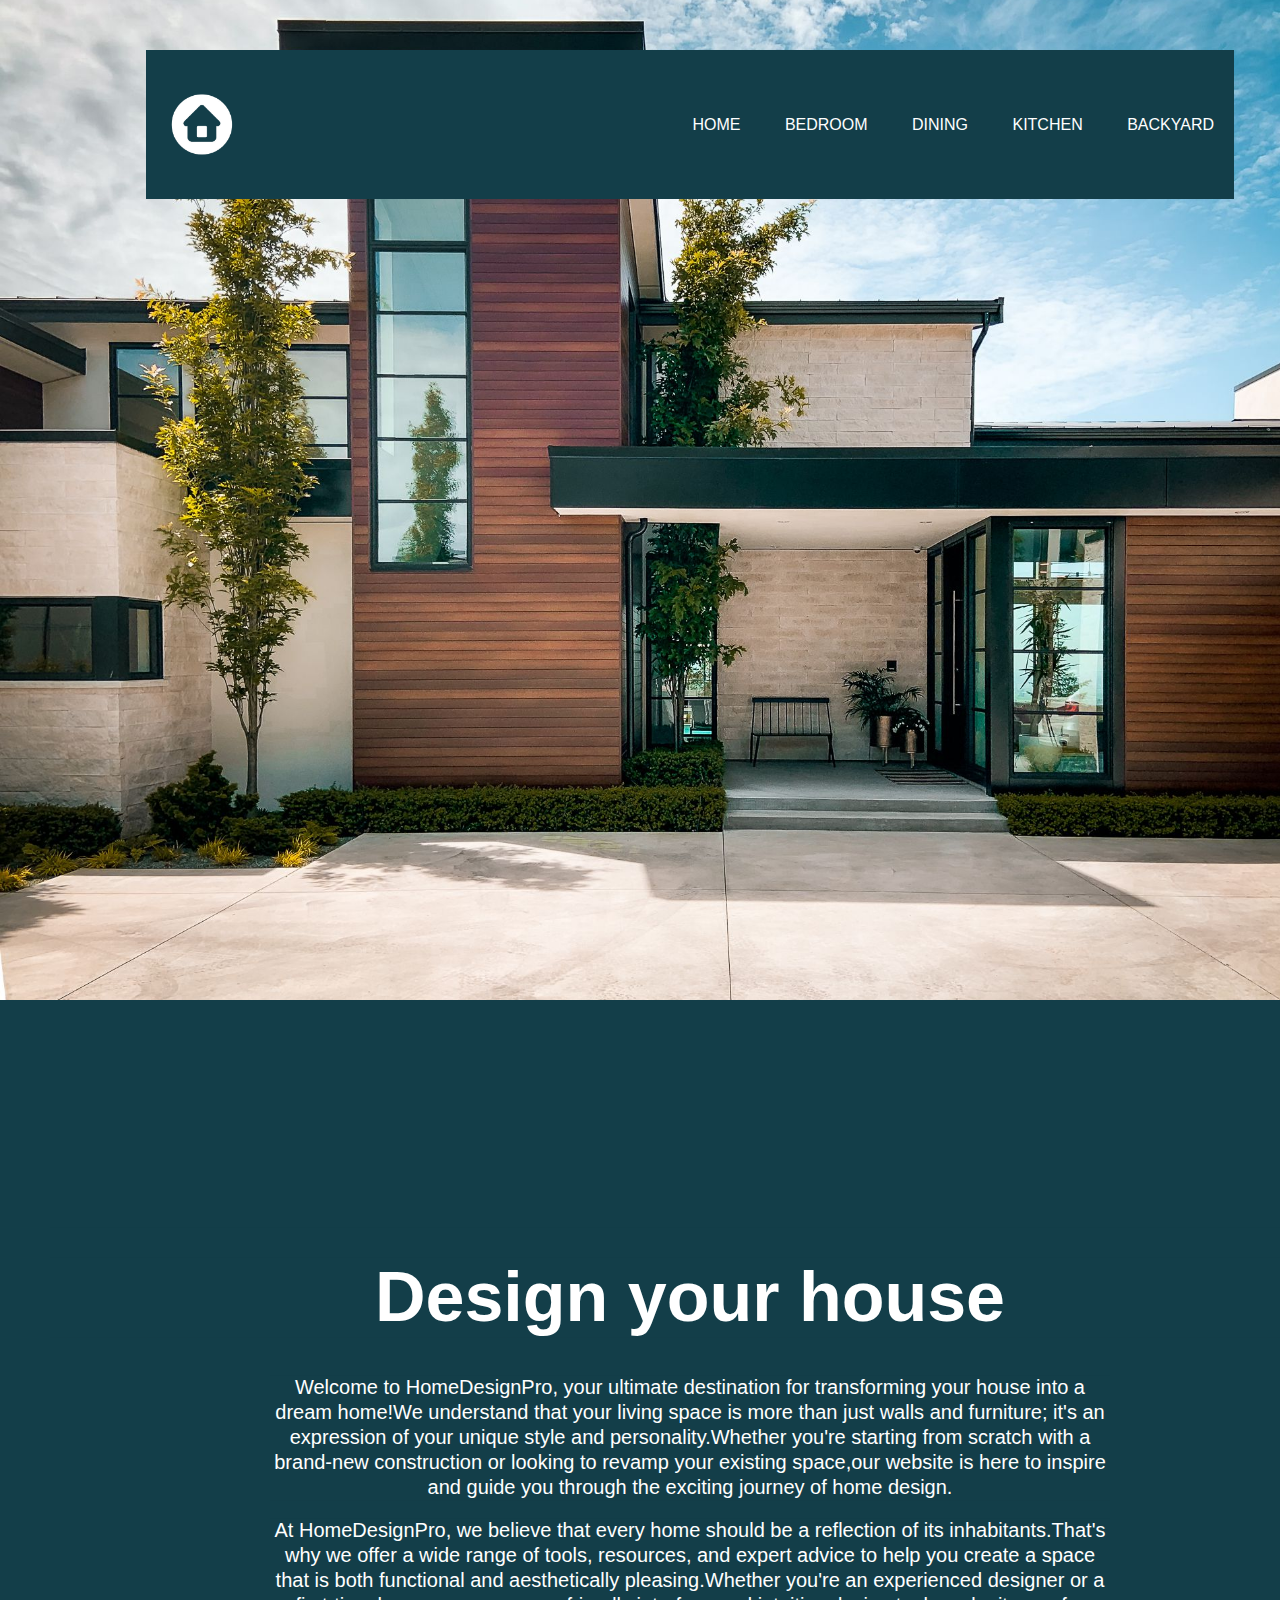
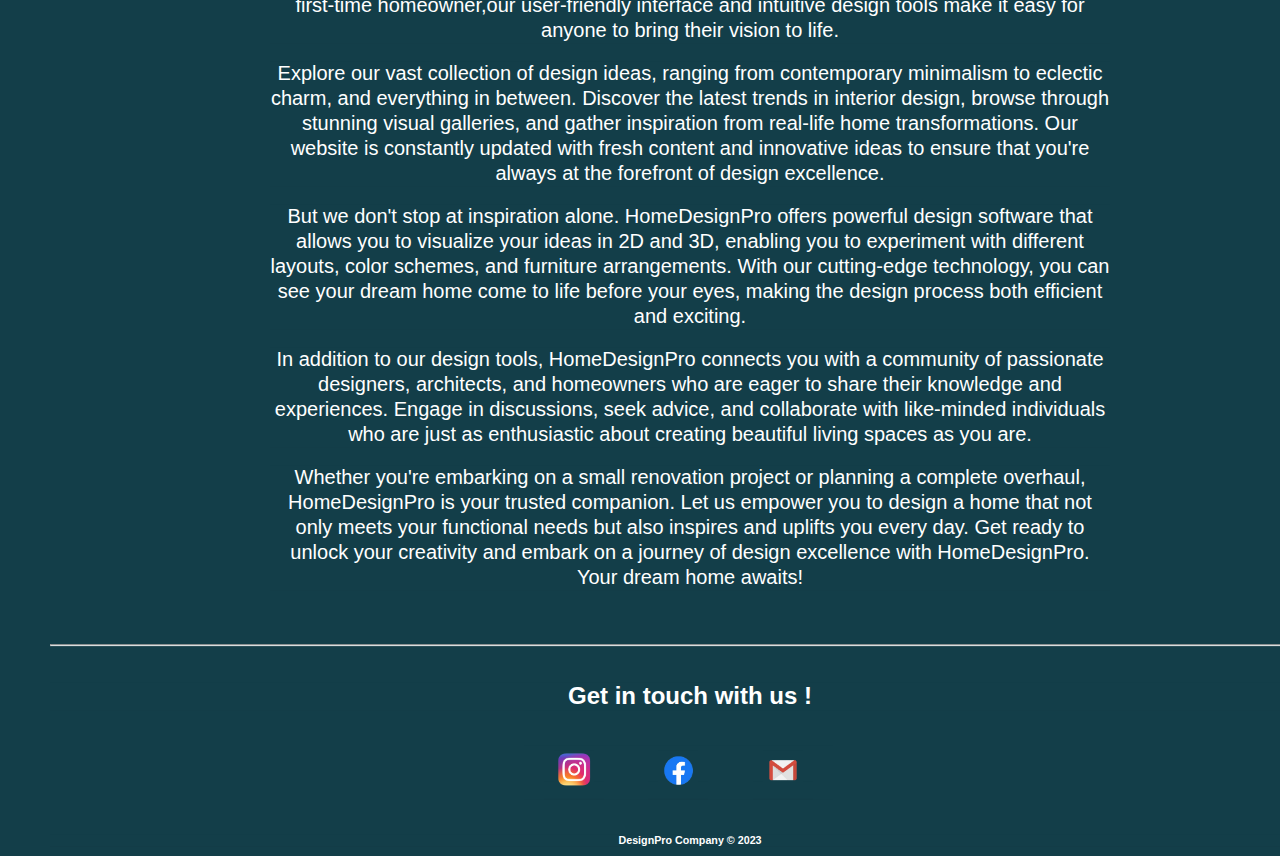
<file: index.html>
<!DOCTYPE html>
<html>
    <head lang="en">
        <meta charset="UTF-8" />
    <meta name="viewport" content="width=device-width, initial-scale=1.0" />
        <title>DesignPro</title>
        <link rel="stylesheet" href="design.css">
        <link rel="stylesheet" href="mainbanner.css">
       

    </head>
    <body>
        <div class="banner">
            <div class="navergator">
                <img src="pics/logo home.png" class="logo">
                <ul>
                    <li><a href="index.html">Home</a></li>
                    <li><a href="bedroom.html">bedroom</a></li>
                    <li><a href="dinning.html">dining</a></li>
                    <li><a href="kitchen.html">kitchen</a></li>
                    <li><a href="backyard.html">backyard</a></li>
                </ul>
            </div>
            <div class="content">
                <h1>Design your house</h1>
                <br><p>Welcome to HomeDesignPro, your ultimate destination for transforming your house into a dream home!We understand that your living space is more than just walls and furniture; it's an expression of your unique style and personality.Whether you're starting from scratch with a brand-new construction or looking to revamp your existing space,our website is here to inspire and guide you through the exciting journey of home design.</p>
                <br><p>At HomeDesignPro, we believe that every home should be a reflection of its inhabitants.That's why we offer a wide range of tools, resources, and expert advice to help you create a space that is both functional and aesthetically pleasing.Whether you're an experienced designer or a first-time homeowner,our user-friendly interface and intuitive design tools make it easy for anyone to bring their vision to life.</p>
                <br><p>Explore our vast collection of design ideas, ranging from contemporary minimalism to eclectic charm, and everything in between. Discover the latest trends in interior design, browse through stunning visual galleries, and gather inspiration from real-life home transformations. Our website is constantly updated with fresh content and innovative ideas to ensure that you're always at the forefront of design excellence.</p>
                <br><p>But we don't stop at inspiration alone. HomeDesignPro offers powerful design software that allows you to visualize your ideas in 2D and 3D, enabling you to experiment with different layouts, color schemes, and furniture arrangements. With our cutting-edge technology, you can see your dream home come to life before your eyes, making the design process both efficient and exciting.</p>
                <br><p>In addition to our design tools, HomeDesignPro connects you with a community of passionate designers, architects, and homeowners who are eager to share their knowledge and experiences. Engage in discussions, seek advice, and collaborate with like-minded individuals who are just as enthusiastic about creating beautiful living spaces as you are.</p>
                <br><p>Whether you're embarking on a small renovation project or planning a complete overhaul, HomeDesignPro is your trusted companion. Let us empower you to design a home that not only meets your functional needs but also inspires and uplifts you every day. Get ready to unlock your creativity and embark on a journey of design excellence with HomeDesignPro. Your dream home awaits! </p>
                 <br><br><br><hr><br><br>
                 <div class="footer">
                    <footer>
                        <h2 class="title">Get in touch with us !</h2>
                        <div class="social">
                            <ul> 
                                <li><a href="https://www.instagram.com"><img src="pics/insta-removebg-preview.png" ></a></li>
                                <li><a href="https://www.facebook.com/"><img src="pics/fb-removebg-preview (1).png" ></a></li>
                                <li><a href="https://www.gmail.com"><img src="pics/gmail-removebg-preview.png"></a></li>
                            </ul>
                        </div>
                        
                        <h6 >DesignPro Company © 2023</h6>
                    </footer>
                </div>
            </div>
        </div>
    </body>
</html>
</file>
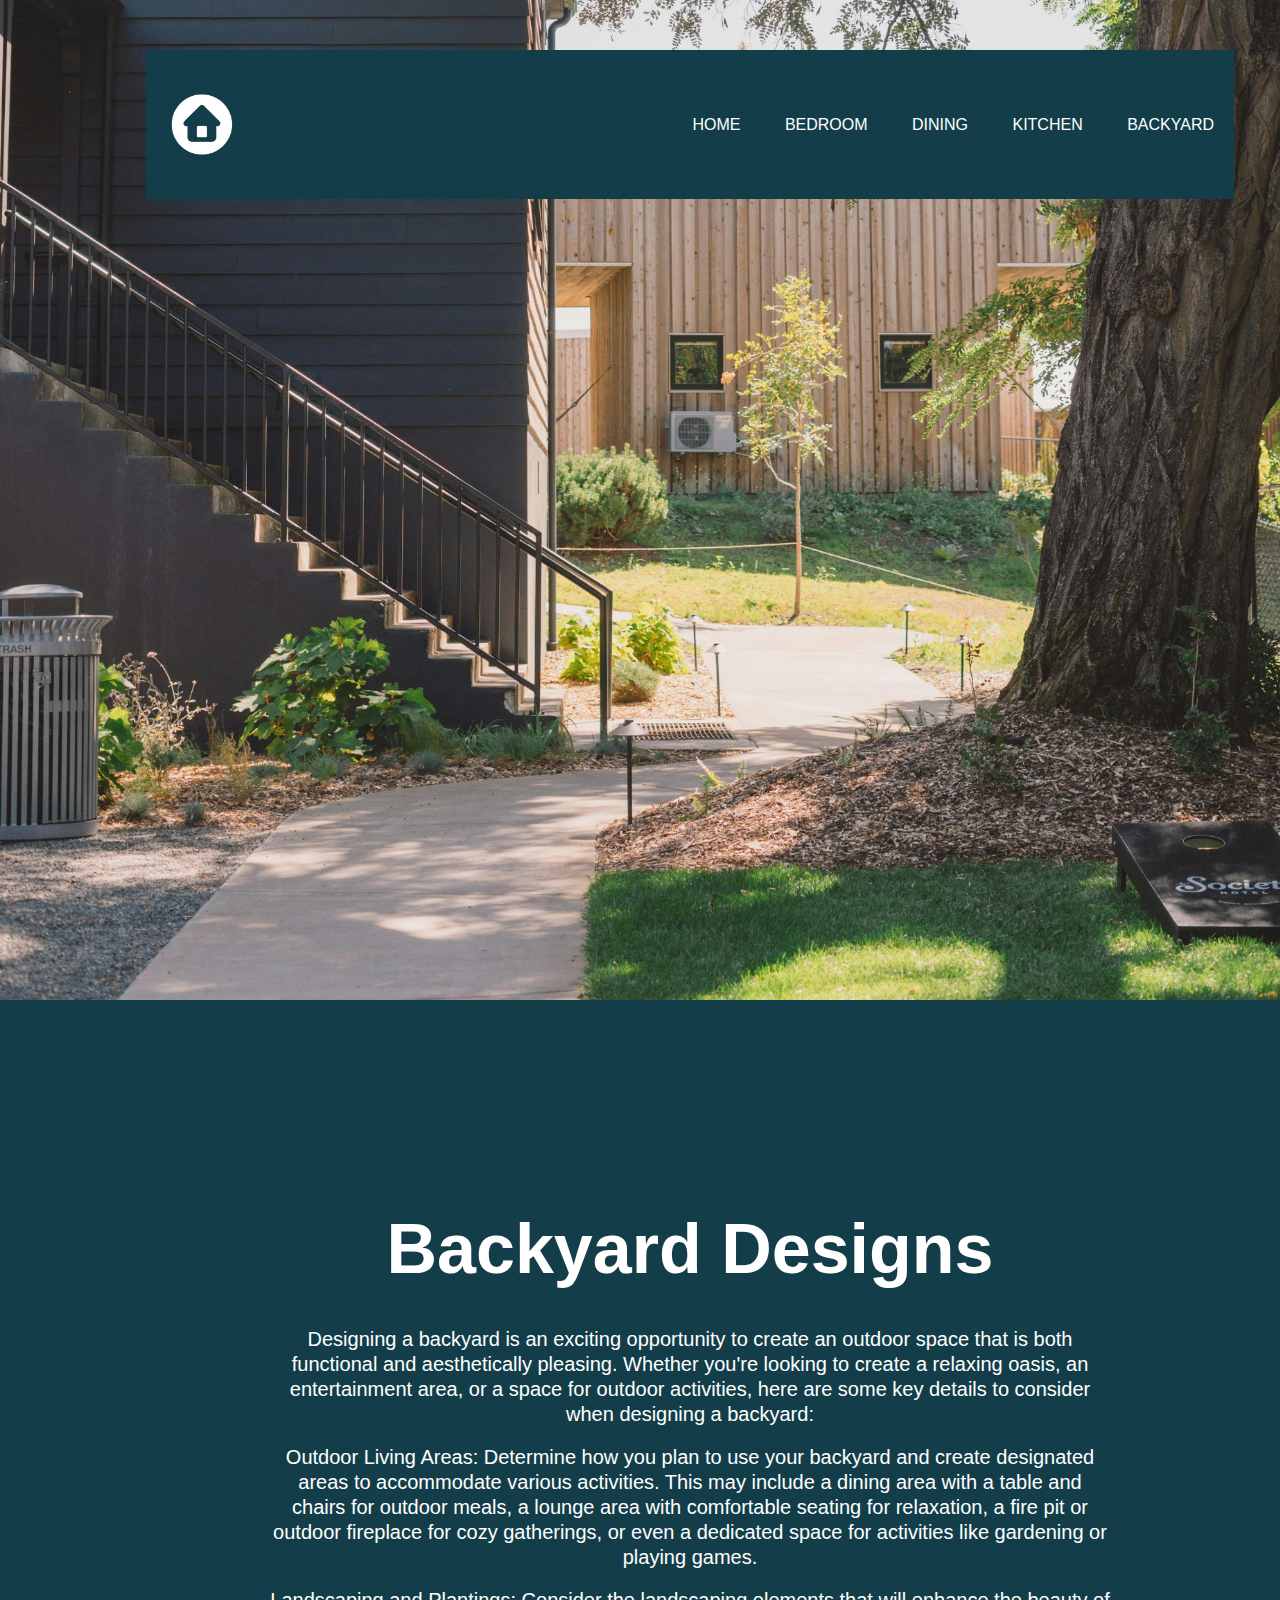
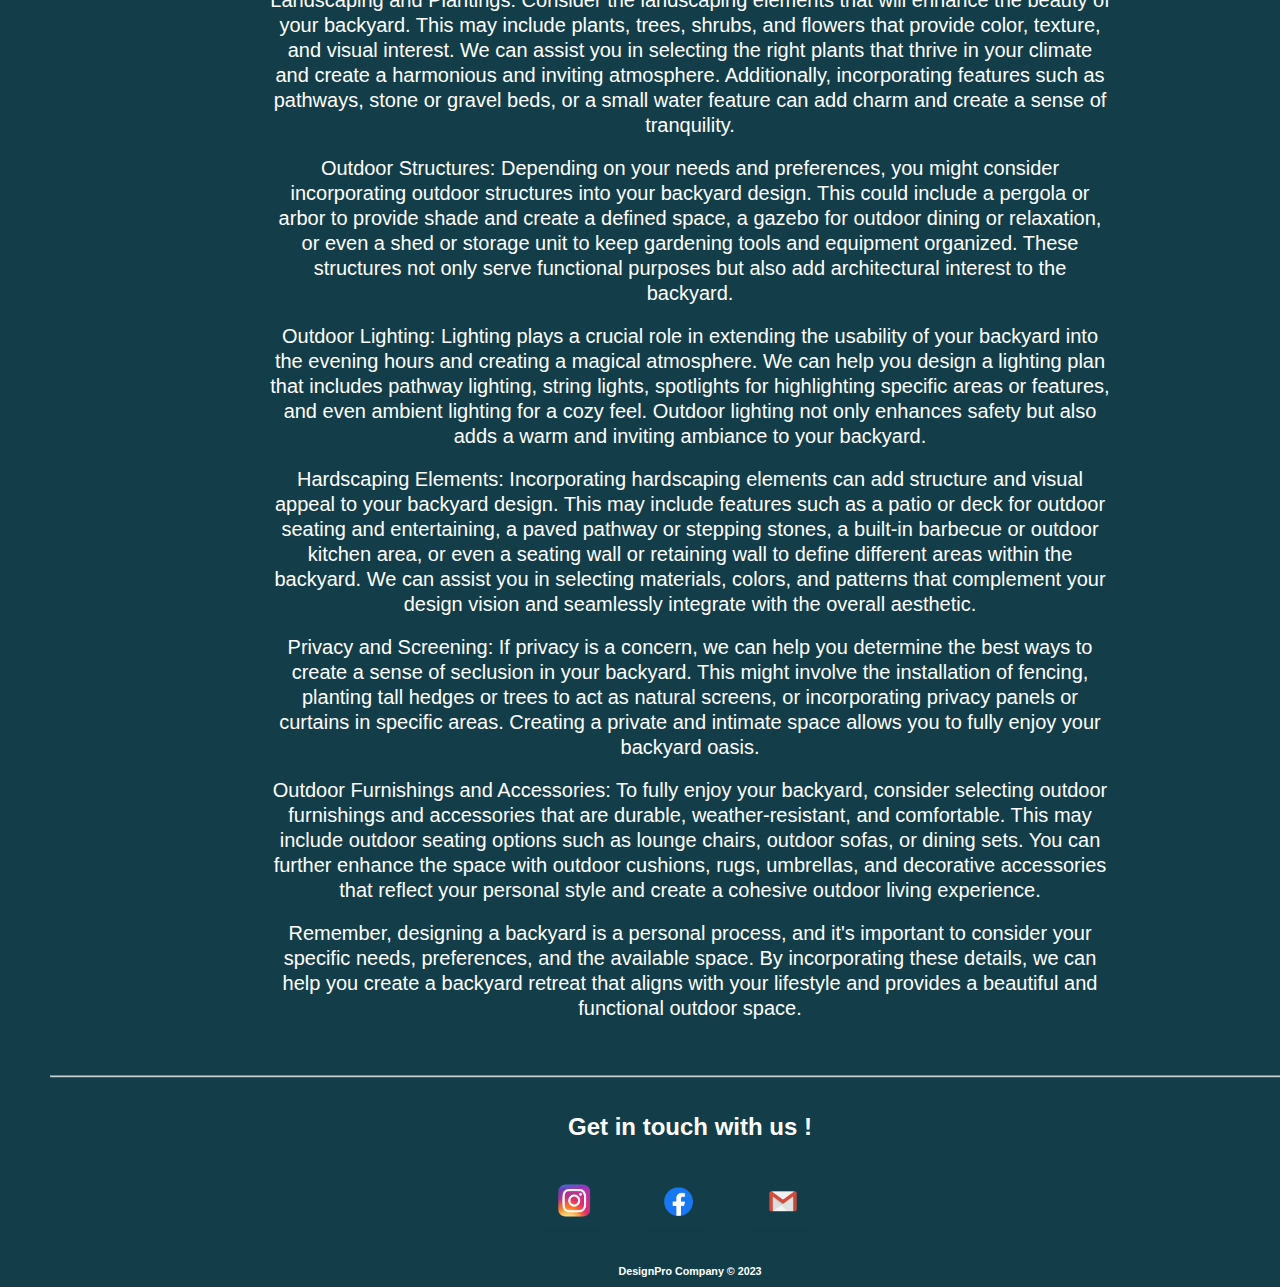
<file: backyard.html>
<!DOCTYPE html>
<html>
    <head lang="en">
        <meta charset="UTF-8" />
    <meta name="viewport" content="width=device-width, initial-scale=1.0" />
        <title>DesignPro</title>
        <link rel="stylesheet" href="design.css">
        <link rel="stylesheet" href="BY banner .css">

    </head>
    <body>
        <div class="banner">
            <div class="navergator">
                <img src="pics/logo home.png" class="logo">
                <ul>
                    <li><a href="index.html">Home</a></li>
                    <li><a href="bedroom.html">bedroom</a></li>
                    <li><a href="dinning.html">dining</a></li>
                    <li><a href="kitchen.html">kitchen</a></li>
                    <li><a href="backyard.html">backyard</a></li>
                </ul>
            </div>
            <div class="content">
                <h1>Backyard Designs</h1>
                <br><p>Designing a backyard is an exciting opportunity to create an outdoor space that is both functional and aesthetically pleasing. Whether you're looking to create a relaxing oasis, an entertainment area, or a space for outdoor activities, here are some key details to consider when designing a backyard:</p>
                <br><p>Outdoor Living Areas: Determine how you plan to use your backyard and create designated areas to accommodate various activities. This may include a dining area with a table and chairs for outdoor meals, a lounge area with comfortable seating for relaxation, a fire pit or outdoor fireplace for cozy gatherings, or even a dedicated space for activities like gardening or playing games.</p>
                <br><p>Landscaping and Plantings: Consider the landscaping elements that will enhance the beauty of your backyard. This may include plants, trees, shrubs, and flowers that provide color, texture, and visual interest. We can assist you in selecting the right plants that thrive in your climate and create a harmonious and inviting atmosphere. Additionally, incorporating features such as pathways, stone or gravel beds, or a small water feature can add charm and create a sense of tranquility.</p>
                <br><p>Outdoor Structures: Depending on your needs and preferences, you might consider incorporating outdoor structures into your backyard design. This could include a pergola or arbor to provide shade and create a defined space, a gazebo for outdoor dining or relaxation, or even a shed or storage unit to keep gardening tools and equipment organized. These structures not only serve functional purposes but also add architectural interest to the backyard.</p>
                <br><p>Outdoor Lighting: Lighting plays a crucial role in extending the usability of your backyard into the evening hours and creating a magical atmosphere. We can help you design a lighting plan that includes pathway lighting, string lights, spotlights for highlighting specific areas or features, and even ambient lighting for a cozy feel. Outdoor lighting not only enhances safety but also adds a warm and inviting ambiance to your backyard.</p>
                <br><p>Hardscaping Elements: Incorporating hardscaping elements can add structure and visual appeal to your backyard design. This may include features such as a patio or deck for outdoor seating and entertaining, a paved pathway or stepping stones, a built-in barbecue or outdoor kitchen area, or even a seating wall or retaining wall to define different areas within the backyard. We can assist you in selecting materials, colors, and patterns that complement your design vision and seamlessly integrate with the overall aesthetic.</p>
                <br><p>Privacy and Screening: If privacy is a concern, we can help you determine the best ways to create a sense of seclusion in your backyard. This might involve the installation of fencing, planting tall hedges or trees to act as natural screens, or incorporating privacy panels or curtains in specific areas. Creating a private and intimate space allows you to fully enjoy your backyard oasis.</p>
                <br><p>Outdoor Furnishings and Accessories: To fully enjoy your backyard, consider selecting outdoor furnishings and accessories that are durable, weather-resistant, and comfortable. This may include outdoor seating options such as lounge chairs, outdoor sofas, or dining sets. You can further enhance the space with outdoor cushions, rugs, umbrellas, and decorative accessories that reflect your personal style and create a cohesive outdoor living experience.</p>
                <br><p>Remember, designing a backyard is a personal process, and it's important to consider your specific needs, preferences, and the available space. By incorporating these details, we can help you create a backyard retreat that aligns with your lifestyle and provides a beautiful and functional outdoor space.</p>
                 <br><br><br><hr><br><br>
                 <div class="footer">
                    <footer>
                        <h2 class="title">Get in touch with us !</h2>
                        <div class="social">
                            <ul> 
                                <li><a href="https://www.instagram.com"><img src="pics/insta-removebg-preview.png" ></a></li>
                                <li><a href="https://www.facebook.com/"><img src="pics/fb-removebg-preview (1).png" ></a></li>
                                <li><a href="https://www.gmail.com"><img src="pics/gmail-removebg-preview.png"></a></li>
                            </ul>
                        </div>
                        
                        <h6 >DesignPro Company © 2023</h6>
                    </footer>
                </div>
            </div>
        </div>
    </body>
</html>
</file>
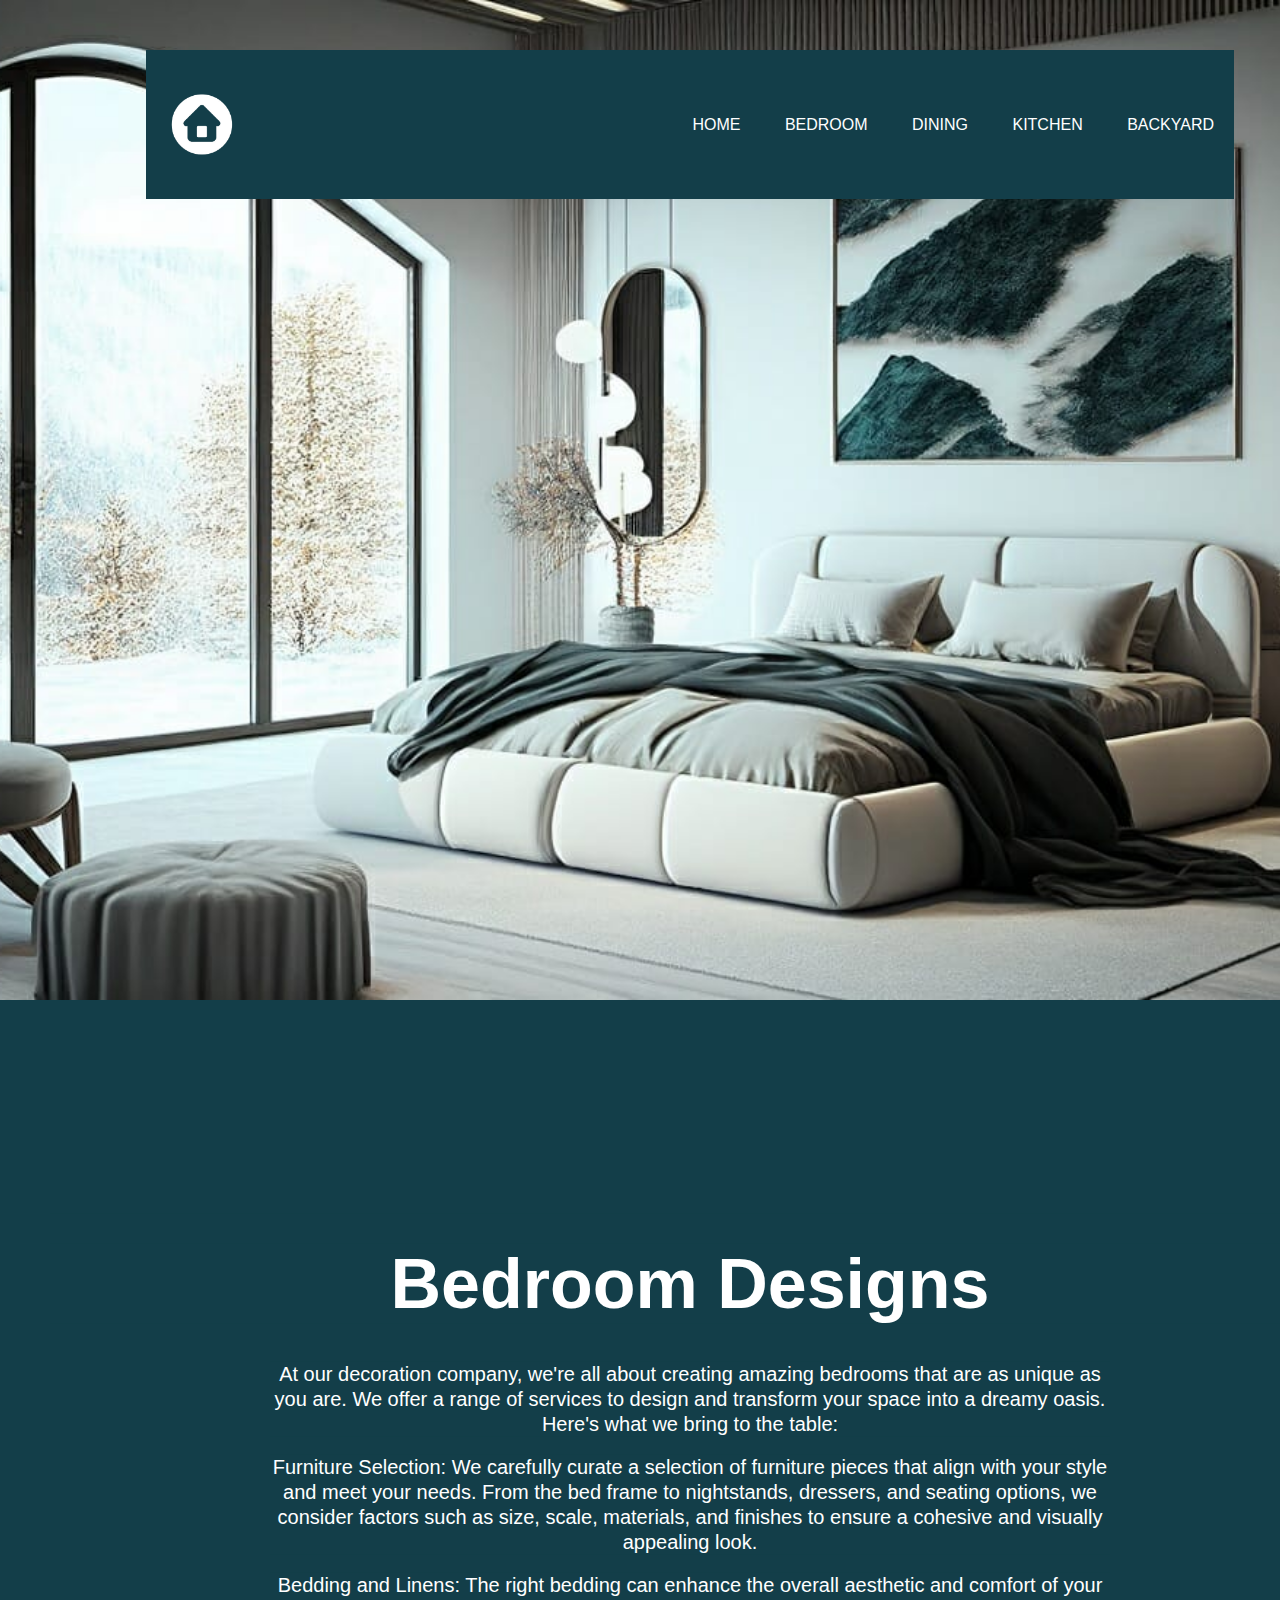
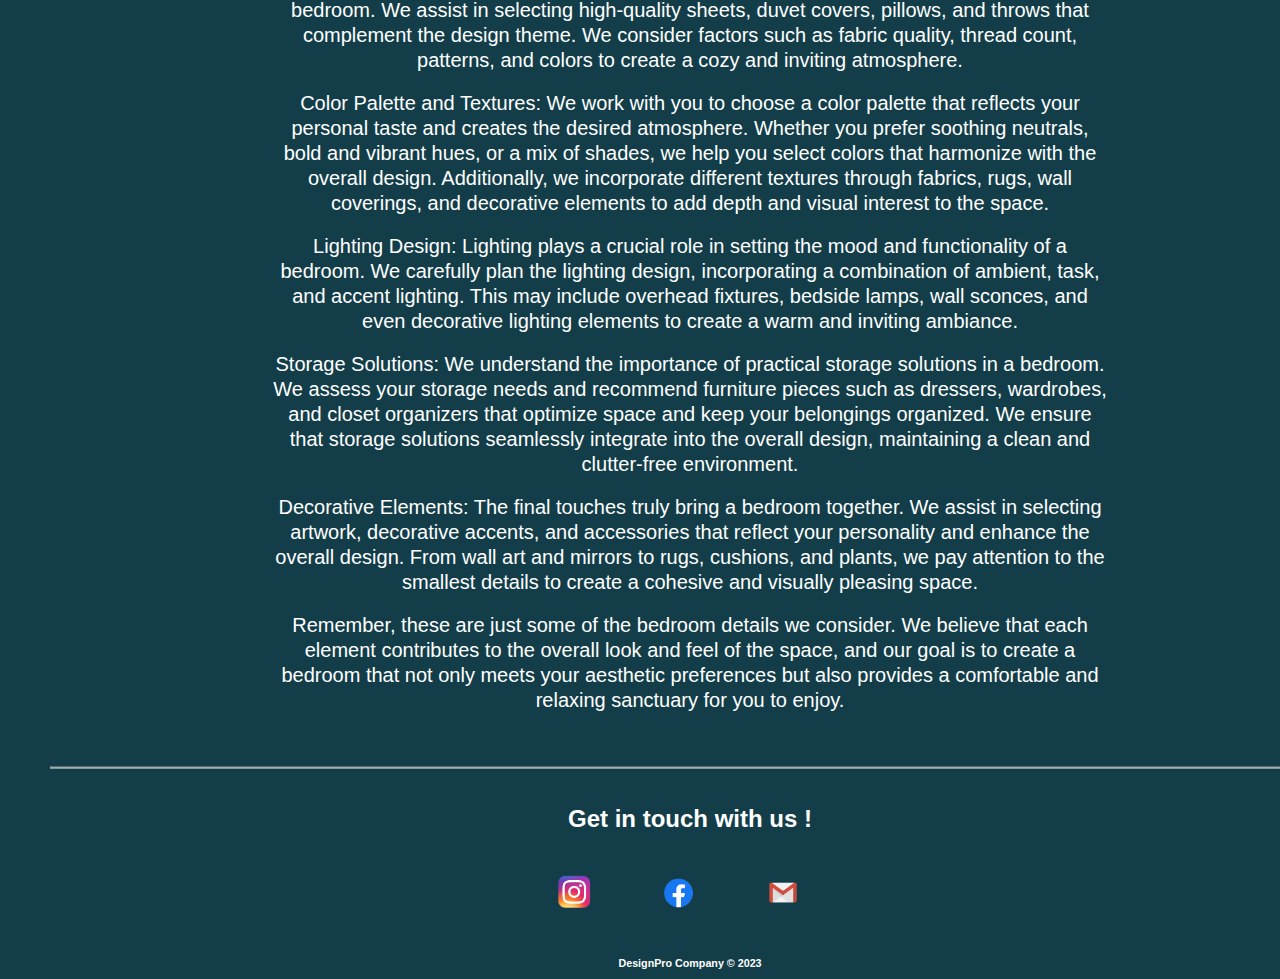
<file: bedroom.html>
<!DOCTYPE html>
<html>
    <head lang="en">
        <meta charset="UTF-8" />
    <meta name="viewport" content="width=device-width, initial-scale=1.0" />
        <title>DesignPro</title>
        <link rel="stylesheet" href="design.css">
        <link rel="stylesheet" href="BDbanner.css">

    </head>
    <body>
        <div class="banner">
            <div class="navergator">
                <img src="pics/logo home.png" class="logo">
                <ul>
                    <li><a href="index.html">Home</a></li>
                    <li><a href="bedroom.html">bedroom</a></li>
                    <li><a href="dinning.html">dining</a></li>
                    <li><a href="kitchen.html">kitchen</a></li>
                    <li><a href="backyard.html">backyard</a></li>
                </ul>
            </div>
            <div class="content">
                <h1> Bedroom Designs </h1>
                <br><p>At our decoration company, we're all about creating amazing bedrooms that are as unique as you are. We offer a range of services to design and transform your space into a dreamy oasis. Here's what we bring to the table:</p>
                <br><p>Furniture Selection: We carefully curate a selection of furniture pieces that align with your style and meet your needs. From the bed frame to nightstands, dressers, and seating options, we consider factors such as size, scale, materials, and finishes to ensure a cohesive and visually appealing look.</p>
                <br><p>Bedding and Linens: The right bedding can enhance the overall aesthetic and comfort of your bedroom. We assist in selecting high-quality sheets, duvet covers, pillows, and throws that complement the design theme. We consider factors such as fabric quality, thread count, patterns, and colors to create a cozy and inviting atmosphere.</p>
                <br><p>Color Palette and Textures: We work with you to choose a color palette that reflects your personal taste and creates the desired atmosphere. Whether you prefer soothing neutrals, bold and vibrant hues, or a mix of shades, we help you select colors that harmonize with the overall design. Additionally, we incorporate different textures through fabrics, rugs, wall coverings, and decorative elements to add depth and visual interest to the space.</p>
                <br><p>Lighting Design: Lighting plays a crucial role in setting the mood and functionality of a bedroom. We carefully plan the lighting design, incorporating a combination of ambient, task, and accent lighting. This may include overhead fixtures, bedside lamps, wall sconces, and even decorative lighting elements to create a warm and inviting ambiance.</p>
                <br><p>Storage Solutions: We understand the importance of practical storage solutions in a bedroom. We assess your storage needs and recommend furniture pieces such as dressers, wardrobes, and closet organizers that optimize space and keep your belongings organized. We ensure that storage solutions seamlessly integrate into the overall design, maintaining a clean and clutter-free environment.</p>
                <br><p>Decorative Elements: The final touches truly bring a bedroom together. We assist in selecting artwork, decorative accents, and accessories that reflect your personality and enhance the overall design. From wall art and mirrors to rugs, cushions, and plants, we pay attention to the smallest details to create a cohesive and visually pleasing space.</p>
                <br><p>Remember, these are just some of the bedroom details we consider. We believe that each element contributes to the overall look and feel of the space, and our goal is to create a bedroom that not only meets your aesthetic preferences but also provides a comfortable and relaxing sanctuary for you to enjoy.</p>
                 <br><br><br><hr><br><br>
                 <div class="footer">
                    <footer>
                        <h2 class="title">Get in touch with us !</h2>
                        <div class="social">
                            <ul> 
                                <li><a href="https://www.instagram.com"><img src="pics/insta-removebg-preview.png" ></a></li>
                                <li><a href="https://www.facebook.com/"><img src="pics/fb-removebg-preview (1).png" ></a></li>
                                <li><a href="https://www.gmail.com"><img src="pics/gmail-removebg-preview.png"></a></li>
                            </ul>
                        </div>
                        
                        <h6 >DesignPro Company © 2023</h6>
                    </footer>
                </div>
            </div>
        </div>
    </body>
</html>
</file>
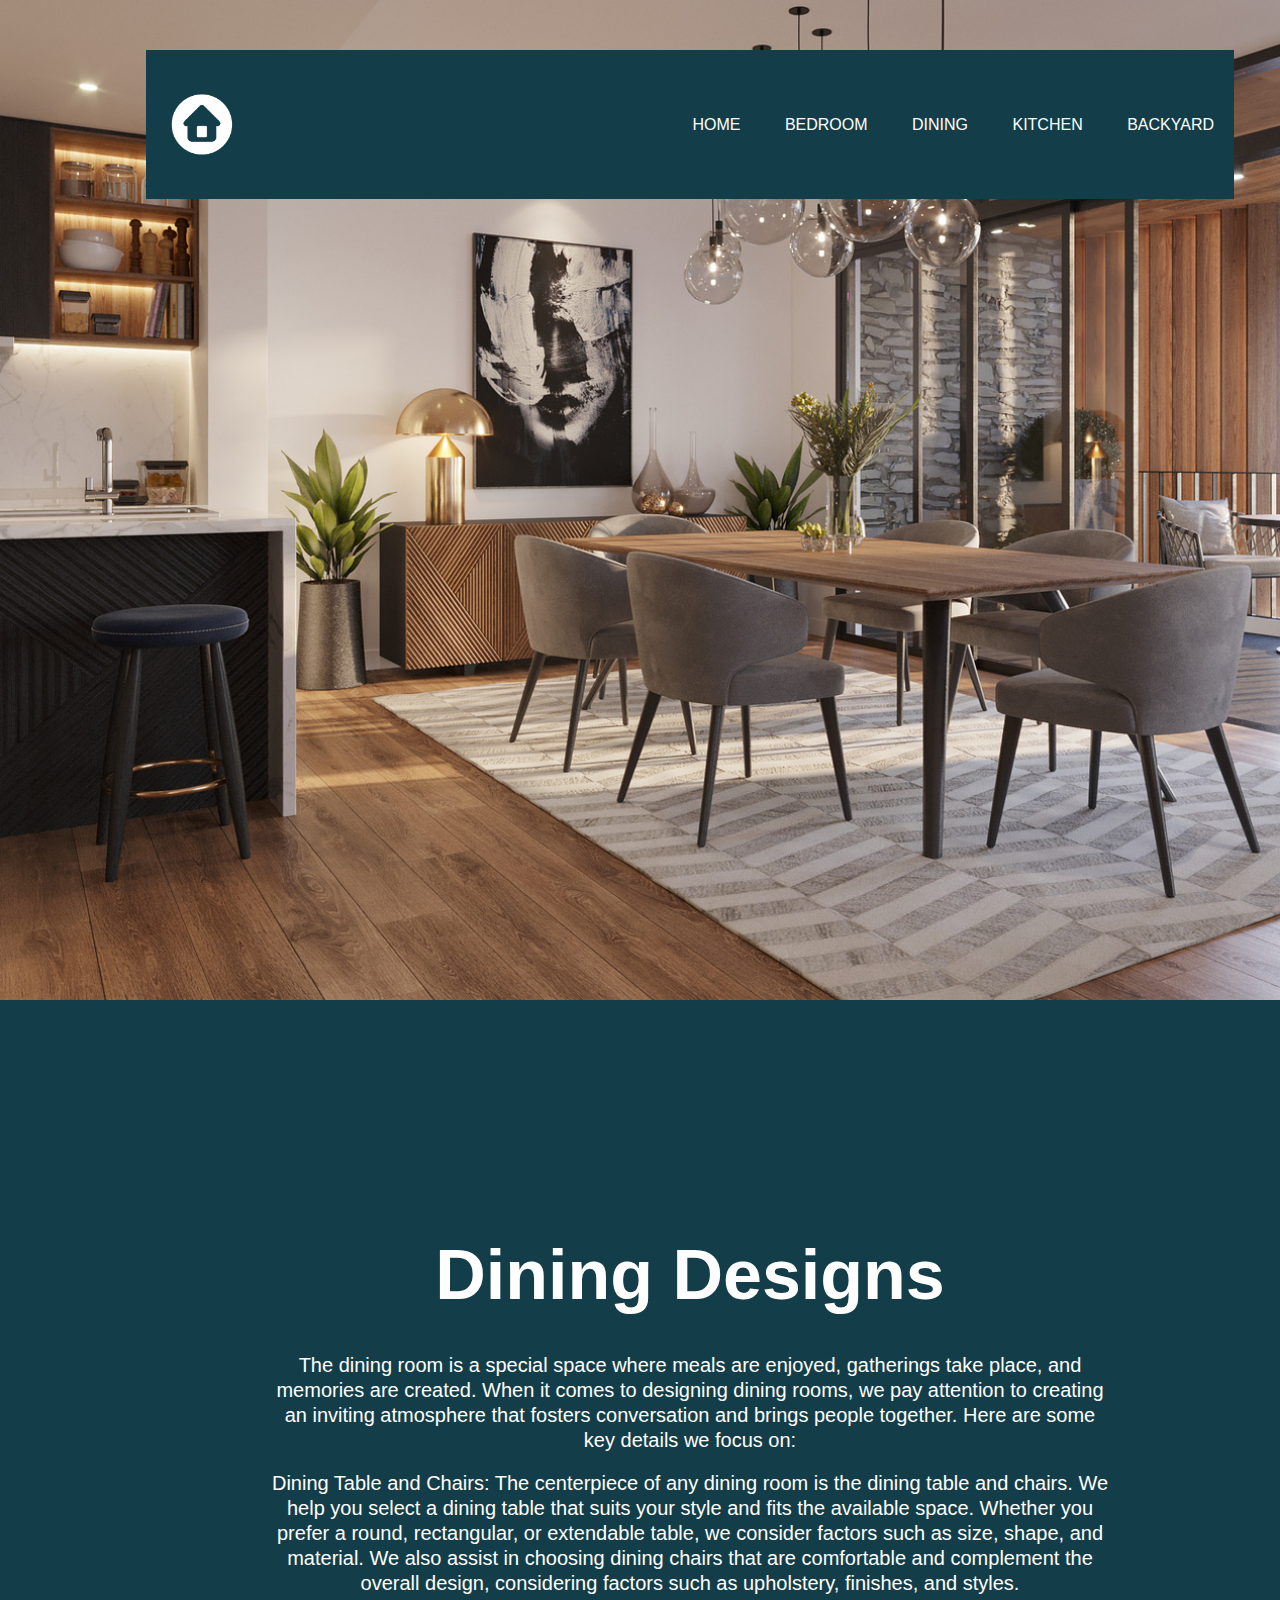
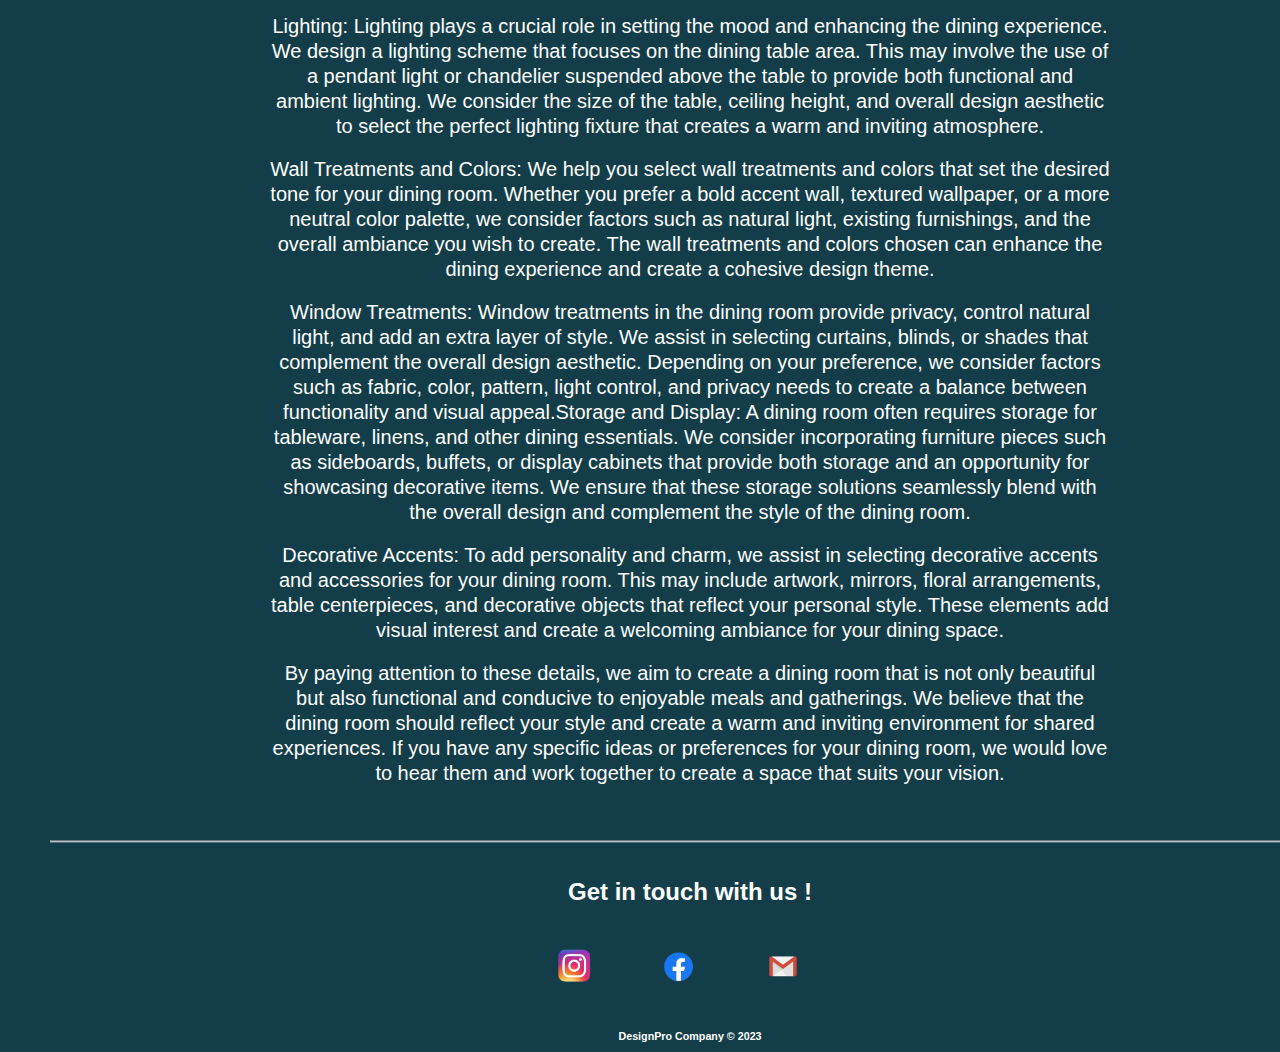
<file: dinning.html>
<!DOCTYPE html>
<html>
    <head lang="en">
        <meta charset="UTF-8" />
    <meta name="viewport" content="width=device-width, initial-scale=1.0" />
        <title>DesignPro</title>
        <link rel="stylesheet" href="design.css">
        <link rel="stylesheet" href="DIN banner  .css">

    </head>
    <body>
        <div class="banner">
            <div class="navergator">
                <img src="pics/logo home.png" class="logo">
                <ul>
                    <li><a href="index.html">Home</a></li>
                    <li><a href="bedroom.html">bedroom</a></li>
                    <li><a href="dinning.html">dining</a></li>
                    <li><a href="kitchen.html">kitchen</a></li>
                    <li><a href="backyard.html">backyard</a></li>
                </ul>
            </div>
            <div class="content">
                <h1>Dining Designs</h1>
                <br><p>The dining room is a special space where meals are enjoyed, gatherings take place, and memories are created. When it comes to designing dining rooms, we pay attention to creating an inviting atmosphere that fosters conversation and brings people together. Here are some key details we focus on:</p>
                <br><p>Dining Table and Chairs: The centerpiece of any dining room is the dining table and chairs. We help you select a dining table that suits your style and fits the available space. Whether you prefer a round, rectangular, or extendable table, we consider factors such as size, shape, and material. We also assist in choosing dining chairs that are comfortable and complement the overall design, considering factors such as upholstery, finishes, and styles.</p>
                <br><p>Lighting: Lighting plays a crucial role in setting the mood and enhancing the dining experience. We design a lighting scheme that focuses on the dining table area. This may involve the use of a pendant light or chandelier suspended above the table to provide both functional and ambient lighting. We consider the size of the table, ceiling height, and overall design aesthetic to select the perfect lighting fixture that creates a warm and inviting atmosphere.</p>
                <br><p>Wall Treatments and Colors: We help you select wall treatments and colors that set the desired tone for your dining room. Whether you prefer a bold accent wall, textured wallpaper, or a more neutral color palette, we consider factors such as natural light, existing furnishings, and the overall ambiance you wish to create. The wall treatments and colors chosen can enhance the dining experience and create a cohesive design theme.</p>
                <br><p>Window Treatments: Window treatments in the dining room provide privacy, control natural light, and add an extra layer of style. We assist in selecting curtains, blinds, or shades that complement the overall design aesthetic. Depending on your preference, we consider factors such as fabric, color, pattern, light control, and privacy needs to create a balance between functionality and visual appeal.Storage and Display: A dining room often requires storage for tableware, linens, and other dining essentials. We consider incorporating furniture pieces such as sideboards, buffets, or display cabinets that provide both storage and an opportunity for showcasing decorative items. We ensure that these storage solutions seamlessly blend with the overall design and complement the style of the dining room.</p>
                <br><p>Decorative Accents: To add personality and charm, we assist in selecting decorative accents and accessories for your dining room. This may include artwork, mirrors, floral arrangements, table centerpieces, and decorative objects that reflect your personal style. These elements add visual interest and create a welcoming ambiance for your dining space.</p>
                <br><p>By paying attention to these details, we aim to create a dining room that is not only beautiful but also functional and conducive to enjoyable meals and gatherings. We believe that the dining room should reflect your style and create a warm and inviting environment for shared experiences.

                    If you have any specific ideas or preferences for your dining room, we would love to hear them and work together to create a space that suits your vision.</p>
                 <br><br><br><hr><br><br>
                 <div class="footer">
                    <footer>
                        <h2 class="title">Get in touch with us !</h2>
                        <div class="social">
                            <ul> 
                                <li><a href="https://www.instagram.com"><img src="pics/insta-removebg-preview.png" ></a></li>
                                <li><a href="https://www.facebook.com/"><img src="pics/fb-removebg-preview (1).png" ></a></li>
                                <li><a href="https://www.gmail.com"><img src="pics/gmail-removebg-preview.png"></a></li>
                            </ul>
                        </div>
                        
                        <h6 >DesignPro Company © 2023</h6>
                    </footer>
                </div>
            </div>
        </div>
    </body>
</html>
</file>
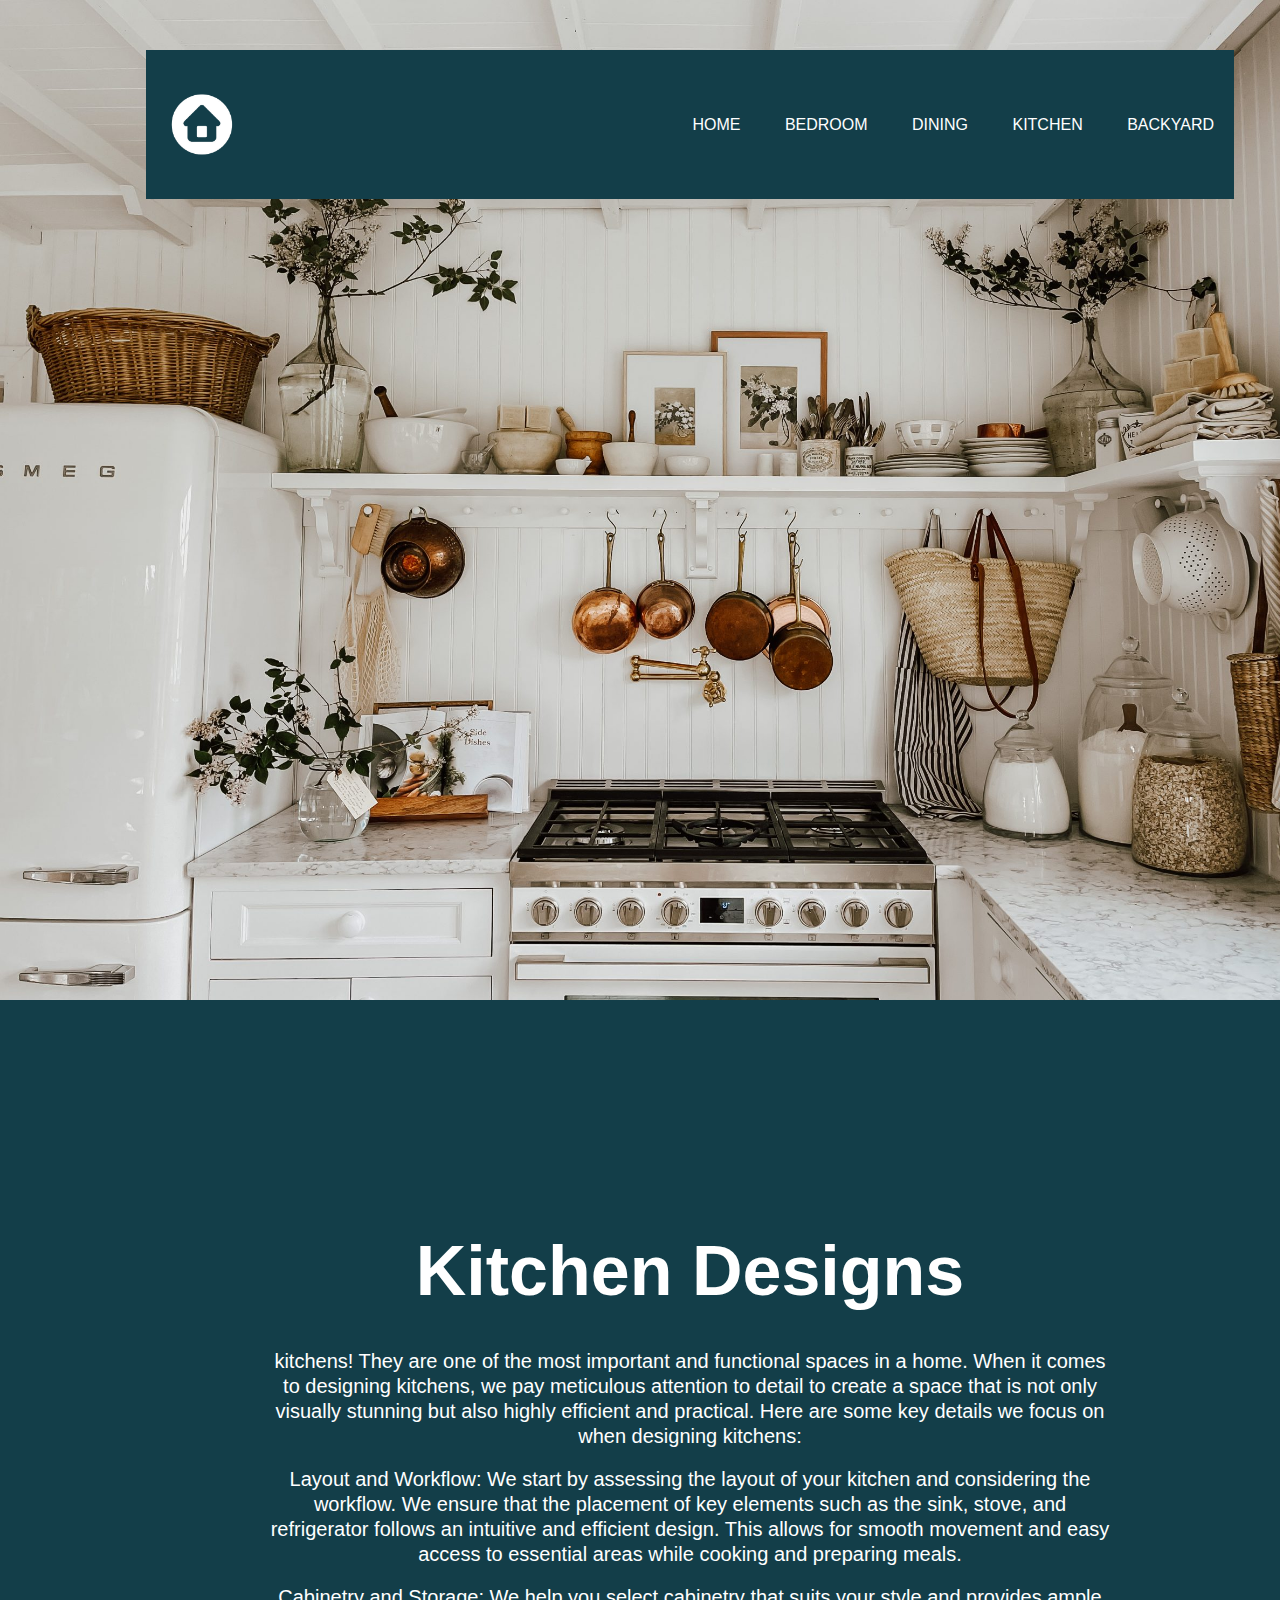
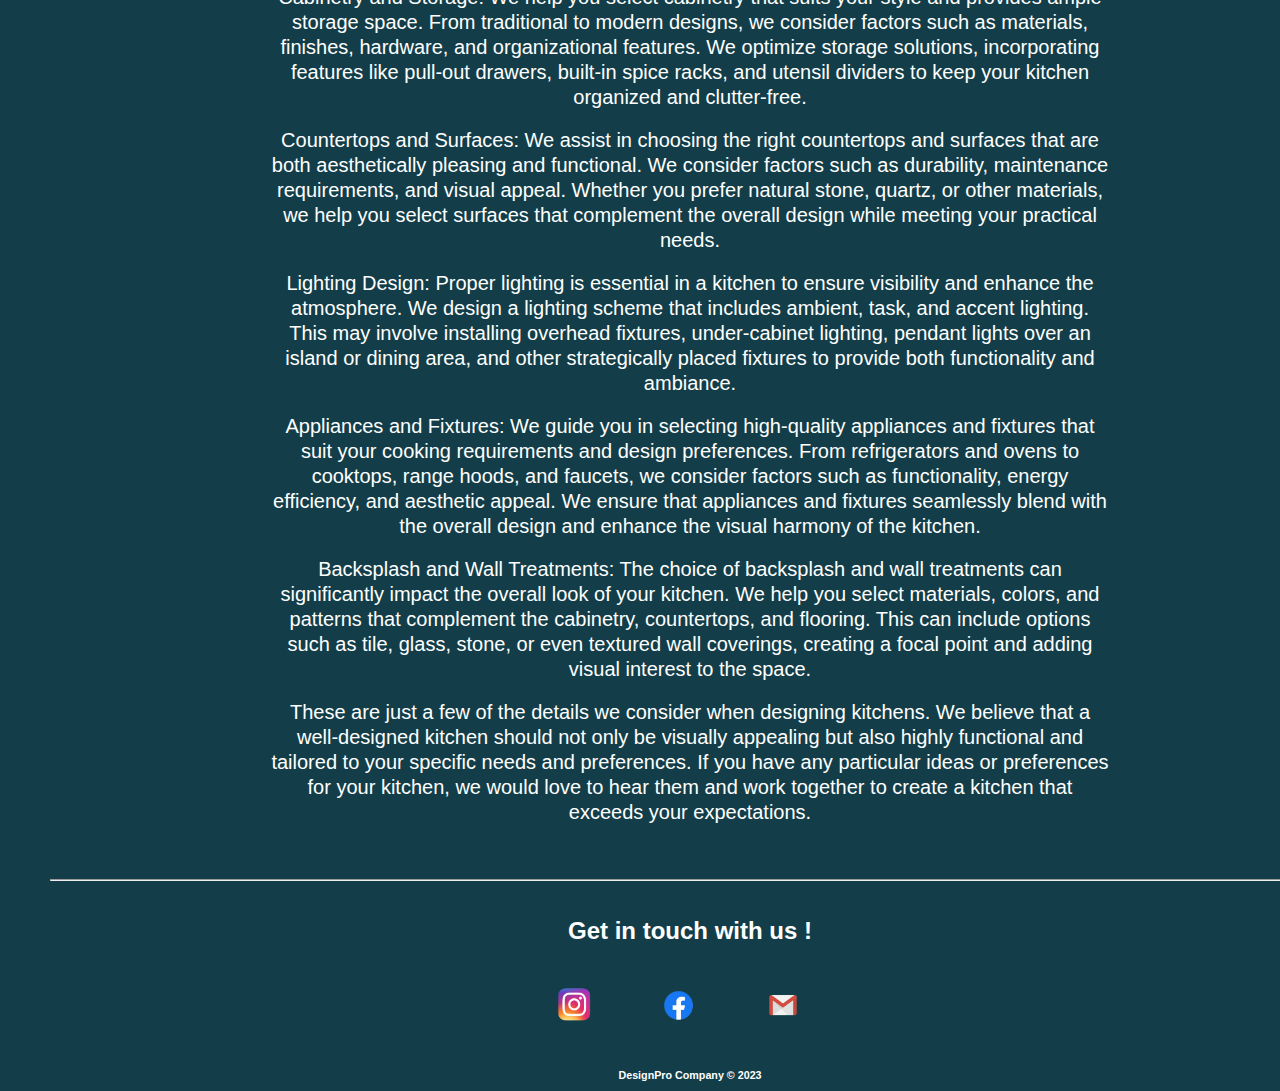
<file: kitchen.html>
<!DOCTYPE html>
<html>
    <head lang="en">
        <meta charset="UTF-8" />
    <meta name="viewport" content="width=device-width, initial-scale=1.0" />
        <title>DesignPro</title>
        <link rel="stylesheet" href="design.css">
        <link rel="stylesheet" href="KT banner  .css">

    </head>
    <body>
        <div class="banner">
            <div class="navergator">
                <img src="pics/logo home.png" class="logo">
                <ul>
                    <li><a href="index.html">Home</a></li>
                    <li><a href="bedroom.html">bedroom</a></li>
                    <li><a href="dinning.html">dining</a></li>
                    <li><a href="kitchen.html">kitchen</a></li>
                    <li><a href="backyard.html">backyard</a></li>
                </ul>
            </div>
            <div class="content">
                <h1>Kitchen Designs</h1>
                <br><p>kitchens! They are one of the most important and functional spaces in a home. When it comes to designing kitchens, we pay meticulous attention to detail to create a space that is not only visually stunning but also highly efficient and practical. Here are some key details we focus on when designing kitchens:</p>
                <br><p>Layout and Workflow: We start by assessing the layout of your kitchen and considering the workflow. We ensure that the placement of key elements such as the sink, stove, and refrigerator follows an intuitive and efficient design. This allows for smooth movement and easy access to essential areas while cooking and preparing meals.</p>
                <br><p>Cabinetry and Storage: We help you select cabinetry that suits your style and provides ample storage space. From traditional to modern designs, we consider factors such as materials, finishes, hardware, and organizational features. We optimize storage solutions, incorporating features like pull-out drawers, built-in spice racks, and utensil dividers to keep your kitchen organized and clutter-free.</p>
                <br><p>Countertops and Surfaces: We assist in choosing the right countertops and surfaces that are both aesthetically pleasing and functional. We consider factors such as durability, maintenance requirements, and visual appeal. Whether you prefer natural stone, quartz, or other materials, we help you select surfaces that complement the overall design while meeting your practical needs.</p>
                <br><p>Lighting Design: Proper lighting is essential in a kitchen to ensure visibility and enhance the atmosphere. We design a lighting scheme that includes ambient, task, and accent lighting. This may involve installing overhead fixtures, under-cabinet lighting, pendant lights over an island or dining area, and other strategically placed fixtures to provide both functionality and ambiance.</p>
                <br><p>Appliances and Fixtures: We guide you in selecting high-quality appliances and fixtures that suit your cooking requirements and design preferences. From refrigerators and ovens to cooktops, range hoods, and faucets, we consider factors such as functionality, energy efficiency, and aesthetic appeal. We ensure that appliances and fixtures seamlessly blend with the overall design and enhance the visual harmony of the kitchen.</p>
                <br><p>Backsplash and Wall Treatments: The choice of backsplash and wall treatments can significantly impact the overall look of your kitchen. We help you select materials, colors, and patterns that complement the cabinetry, countertops, and flooring. This can include options such as tile, glass, stone, or even textured wall coverings, creating a focal point and adding visual interest to the space.</p>
                 <br><p>These are just a few of the details we consider when designing kitchens. We believe that a well-designed kitchen should not only be visually appealing but also highly functional and tailored to your specific needs and preferences.

                    If you have any particular ideas or preferences for your kitchen, we would love to hear them and work together to create a kitchen that exceeds your expectations.</p>
                 <br><br><br><hr><br><br>
                 <div class="footer">
                    <footer>
                        <h2 class="title">Get in touch with us !</h2>
                        <div class="social">
                            <ul> 
                                <li><a href="https://www.instagram.com"><img src="pics/insta-removebg-preview.png" ></a></li>
                                <li><a href="https://www.facebook.com/"><img src="pics/fb-removebg-preview (1).png" ></a></li>
                                <li><a href="https://www.gmail.com"><img src="pics/gmail-removebg-preview.png"></a></li>
                            </ul>
                        </div>
                        
                        <h6 >DesignPro Company © 2023</h6>
                    </footer>
                </div>
            </div>
        </div>
    </body>
</html>
</file>
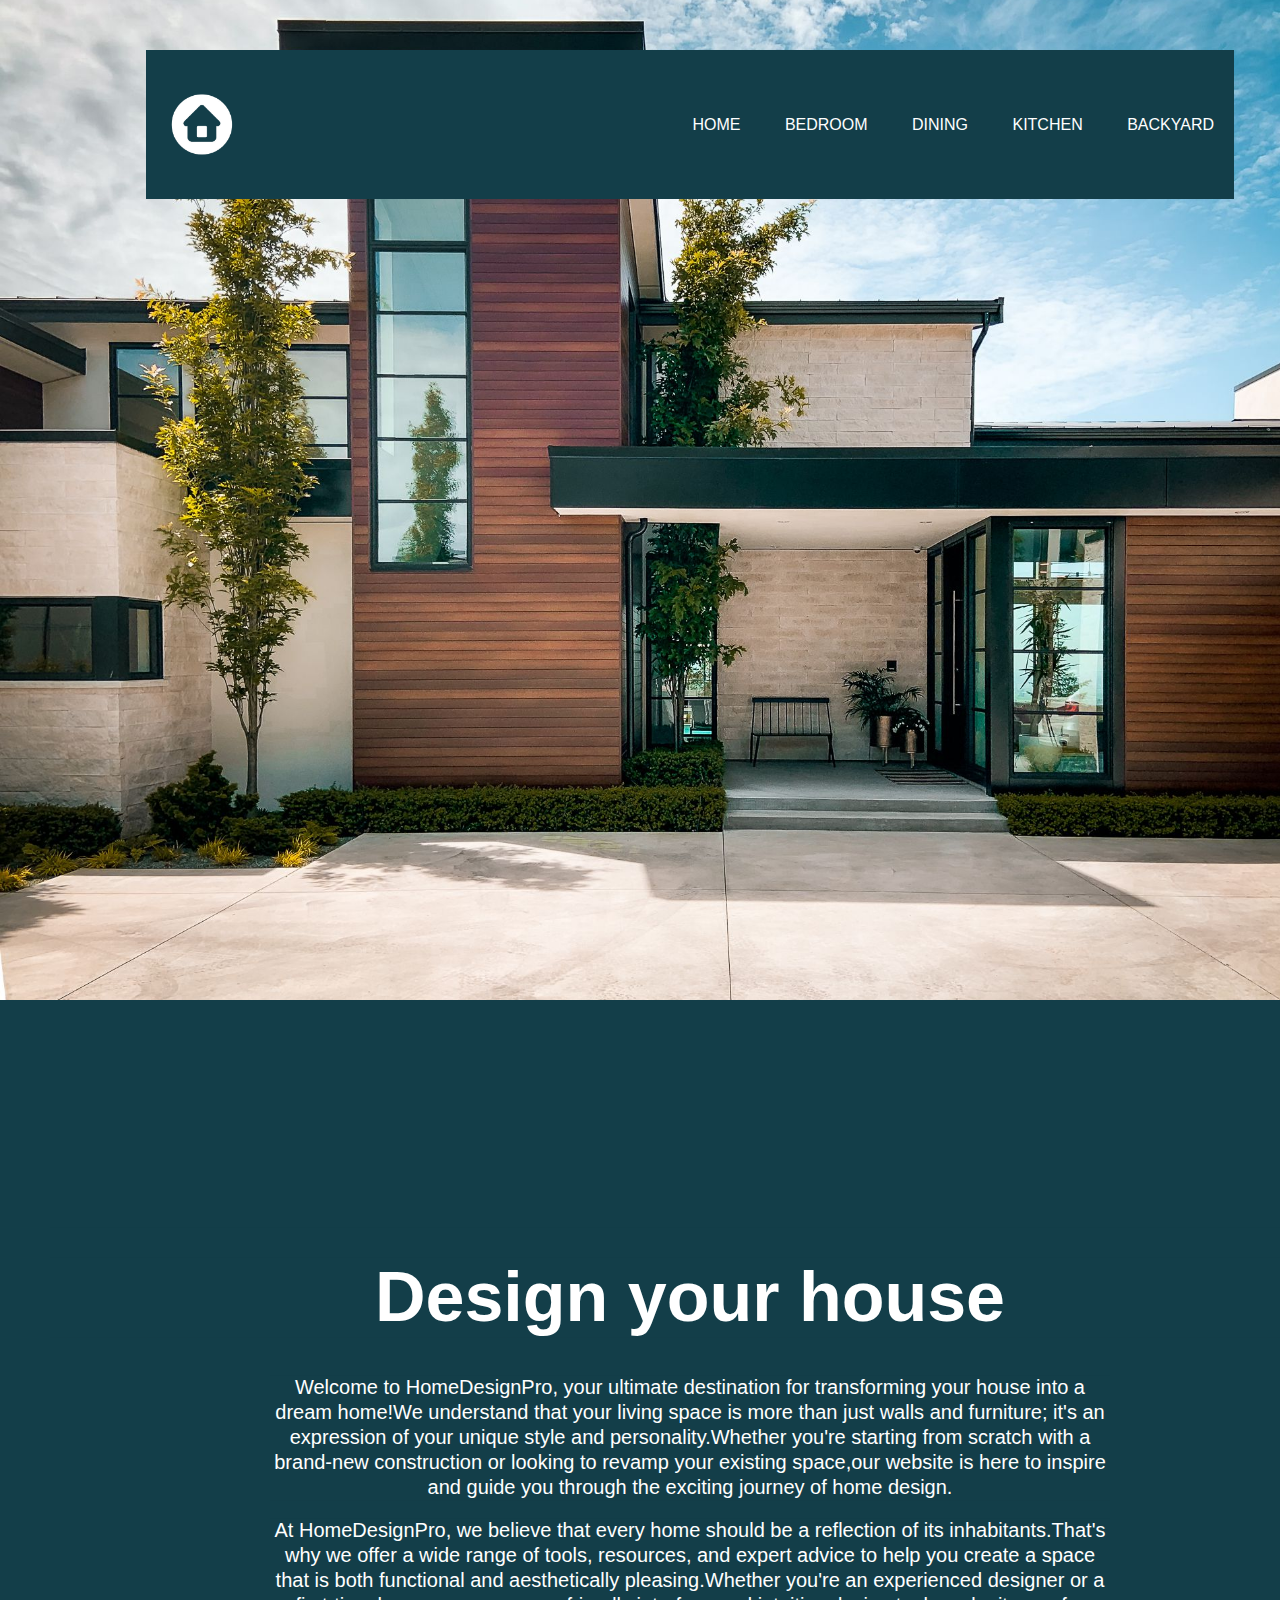
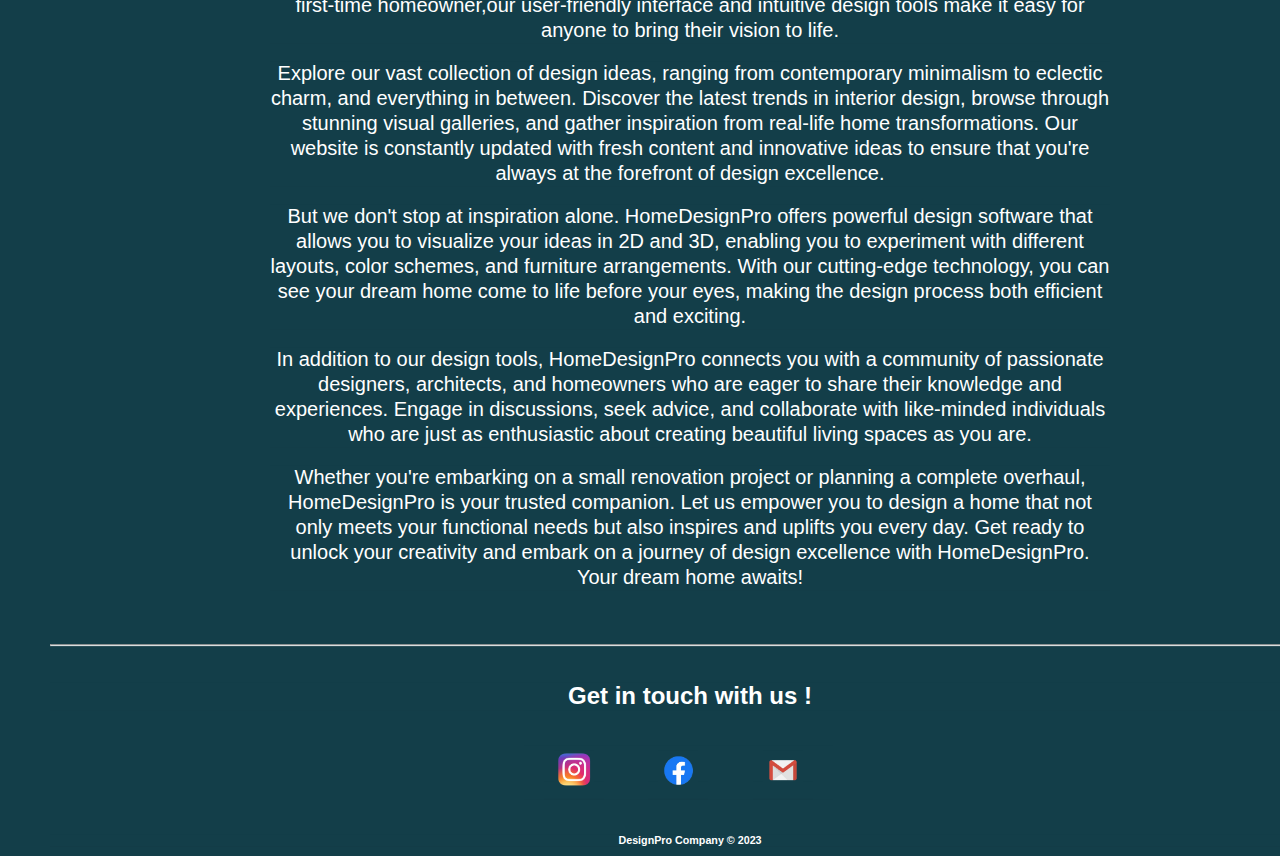
<file: main.html>
<!DOCTYPE html>
<html>
    <head lang="en">
        <meta charset="UTF-8" />
    <meta name="viewport" content="width=device-width, initial-scale=1.0" />
        <title>DesignPro</title>
        <link rel="stylesheet" href="design.css">
        <link rel="stylesheet" href="mainbanner.css">
       

    </head>
    <body>
        <div class="banner">
            <div class="navergator">
                <img src="pics/logo home.png" class="logo">
                <ul>
                    <li><a href="main.html">Home</a></li>
                    <li><a href="bedroom.html">bedroom</a></li>
                    <li><a href="dinning.html">dining</a></li>
                    <li><a href="kitchen.html">kitchen</a></li>
                    <li><a href="backyard.html">backyard</a></li>
                </ul>
            </div>
            <div class="content">
                <h1>Design your house</h1>
                <br><p>Welcome to HomeDesignPro, your ultimate destination for transforming your house into a dream home!We understand that your living space is more than just walls and furniture; it's an expression of your unique style and personality.Whether you're starting from scratch with a brand-new construction or looking to revamp your existing space,our website is here to inspire and guide you through the exciting journey of home design.</p>
                <br><p>At HomeDesignPro, we believe that every home should be a reflection of its inhabitants.That's why we offer a wide range of tools, resources, and expert advice to help you create a space that is both functional and aesthetically pleasing.Whether you're an experienced designer or a first-time homeowner,our user-friendly interface and intuitive design tools make it easy for anyone to bring their vision to life.</p>
                <br><p>Explore our vast collection of design ideas, ranging from contemporary minimalism to eclectic charm, and everything in between. Discover the latest trends in interior design, browse through stunning visual galleries, and gather inspiration from real-life home transformations. Our website is constantly updated with fresh content and innovative ideas to ensure that you're always at the forefront of design excellence.</p>
                <br><p>But we don't stop at inspiration alone. HomeDesignPro offers powerful design software that allows you to visualize your ideas in 2D and 3D, enabling you to experiment with different layouts, color schemes, and furniture arrangements. With our cutting-edge technology, you can see your dream home come to life before your eyes, making the design process both efficient and exciting.</p>
                <br><p>In addition to our design tools, HomeDesignPro connects you with a community of passionate designers, architects, and homeowners who are eager to share their knowledge and experiences. Engage in discussions, seek advice, and collaborate with like-minded individuals who are just as enthusiastic about creating beautiful living spaces as you are.</p>
                <br><p>Whether you're embarking on a small renovation project or planning a complete overhaul, HomeDesignPro is your trusted companion. Let us empower you to design a home that not only meets your functional needs but also inspires and uplifts you every day. Get ready to unlock your creativity and embark on a journey of design excellence with HomeDesignPro. Your dream home awaits! </p>
                 <br><br><br><hr><br><br>
                 <div class="footer">
                    <footer>
                        <h2 class="title">Get in touch with us !</h2>
                        <div class="social">
                            <ul> 
                                <li><a href="https://www.instagram.com"><img src="pics/insta-removebg-preview.png" ></a></li>
                                <li><a href="https://www.facebook.com/"><img src="pics/fb-removebg-preview (1).png" ></a></li>
                                <li><a href="https://www.gmail.com"><img src="pics/gmail-removebg-preview.png"></a></li>
                            </ul>
                        </div>
                        
                        <h6 >DesignPro Company © 2023</h6>
                    </footer>
                </div>
            </div>
        </div>
    </body>
</html>
</file>
<file: design.css>
*{
    margin: 0;
    padding: 0;
    font-family: sans-serif;
    background-color: #133e49;
}
.navergator{
    width: 85%;
    margin: auto;
    padding: 35px 0;
    display: flex;
    align-items: center;
    justify-content: space-between;
}
.logo{
    width: 80px;
    cursor: pointer; 
    margin-left: 15px; 
}
.navergator ul li {
    list-style: none;
    display: inline-block;
    margin: 0 20px;
    position: relative;
}
.navergator ul li a {
    text-decoration: none;
    color: #fff;
    text-transform: uppercase;
}
.navergator ul li ::after {
    content: '';
    height: 3px;
    width: 0;
    background: #7be1f1;
    position: absolute;
    left: 0;
    bottom: -10px;
    transition: 0.5s;
}
.navergator ul li :hover::after {
    width: 100%;
}
.content{
    width: 100%;
    padding: 10px 0px 10px;
    position: absolute;
    top: 150%;
    transform: translateY(-10%);
    text-align: center;
    color: #fff;
}
.content h1 {
    font-size: 70px;
    margin-top: 20px;
    margin-bottom: 20px;

}
.content p {
    font-size: 20px;
    font-weight: 100;
    line-height: 25px;
    margin-left: 220px;
    margin-right: 220px;
}
.social{
    width: 26%;
    margin: auto;
    padding: 35px 0;
    display: flex;
    align-items: center;
    justify-content: space-between;}
    .social ul li {
        list-style: none;
        display: inline-block;
        margin: 0 20px;
        position: relative;
      
    }
    .social ul li a img{
        width: 40px;
        cursor: pointer; 
        margin: 5px 10px 5px;      
    }
</file>
<file: mainbanner.css>
.banner{
    width: 100%;
    height: 100vh;
    padding: 50px;
    background: url(pics/home.jpg);
    background-size:cover;
    background-position: center;
}
</file>
<file: BY banner .css>
.banner{
    width: 100%;
    height: 100vh;
    padding: 50px;
    background: url(pics/px.jpg);
    background-size:cover;
    background-position: center;
}
</file>
<file: BDbanner.css>
.banner{
    width: 100%;
    height: 100vh;
    padding: 50px;
    background: url(pics/bedroom-design.jpg);
    background-size:cover;
    background-position: center;
}
</file>
<file: DIN banner  .css>
.banner{
    width: 100%;
    height: 100vh;
    padding: 50px;
    background: url(pics/DINING.jpg);
    background-size:cover;
    background-position: center;
}
</file>
<file: KT banner  .css>
.banner{
    width: 100%;
    height: 100vh;
    padding: 50px;
    background: url(pics/KITCHEN.jpg);
    background-size:cover;
    background-position: center;
}
</file>
